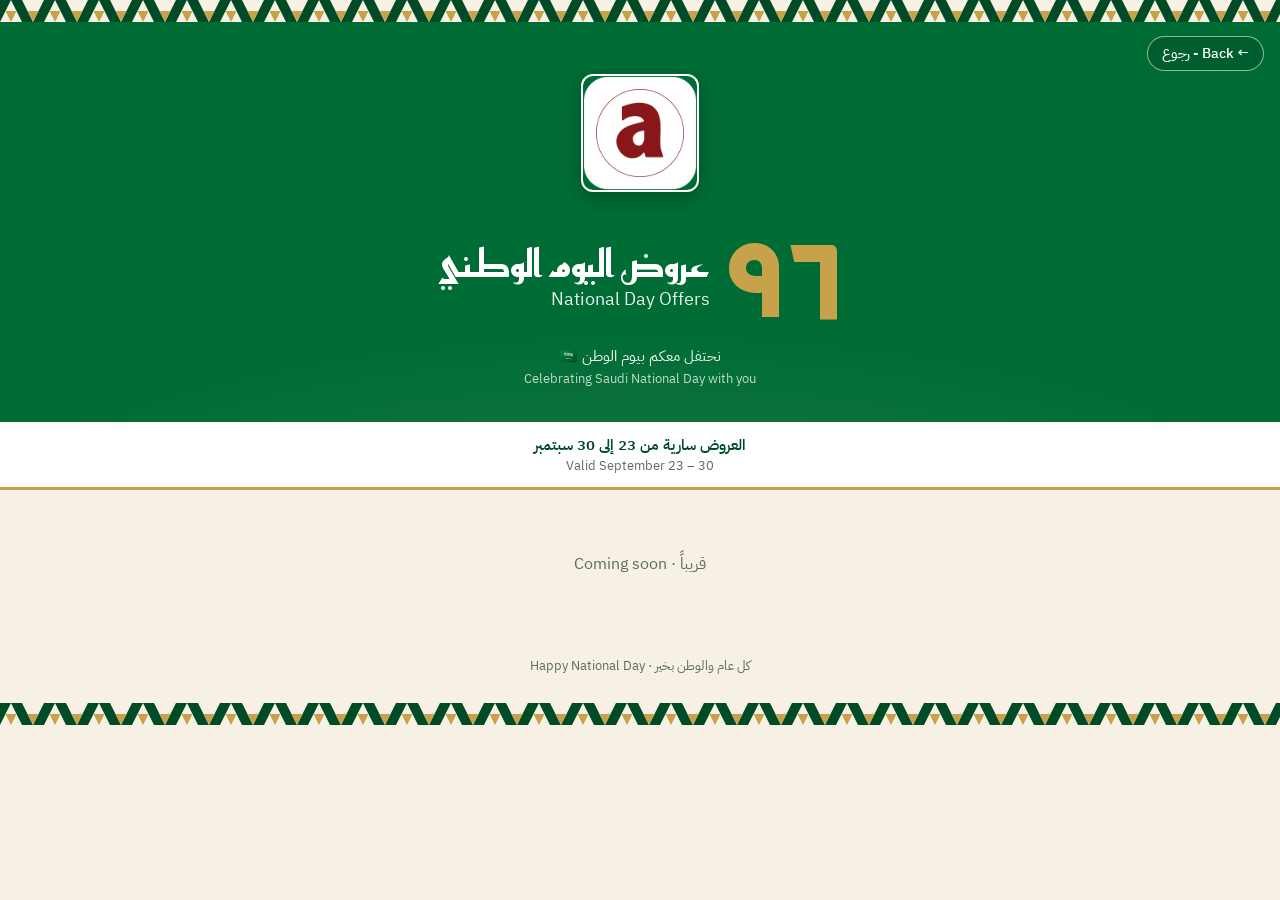
<file: National-day.html>
<!DOCTYPE html>
<html lang="ar" dir="rtl">
<head>
<meta charset="UTF-8">
<meta name="viewport" content="width=device-width, initial-scale=1, viewport-fit=cover">
<title>National Day Offers - عروض اليوم الوطني | Arabiata</title>
<link rel="preconnect" href="https://fonts.googleapis.com">
<link rel="preconnect" href="https://fonts.gstatic.com" crossorigin>
<link href="https://fonts.googleapis.com/css2?family=Reem+Kufi:wght@600;700&family=IBM+Plex+Sans+Arabic:wght@400;500;600&display=swap" rel="stylesheet">
<style>
  :root{
    --green:#006C35;
    --green-deep:#004B25;
    --sand:#F6F1E4;
    --gold:#C8A24A;
    --ink:#1B2A20;
    --brand:#8B0000;
    --white:#fff;
  }
  *{box-sizing:border-box;margin:0;padding:0}
  html{scroll-padding-top:env(safe-area-inset-top,0px)}
  body{
    font-family:"IBM Plex Sans Arabic",system-ui,sans-serif;
    background:var(--sand);color:var(--ink);
    padding-bottom:env(safe-area-inset-bottom,0px);
    min-height:100vh;
  }

  /* Najdi triangle band */
  .najdi{
    height:22px;
    background-color:var(--green-deep);
    background-image:url("data:image/svg+xml,%3Csvg xmlns='http://www.w3.org/2000/svg' width='44' height='22' viewBox='0 0 44 22'%3E%3Cpath d='M0 22L11 0l11 22zM22 0l11 22 11-22z' fill='%23F6F1E4'/%3E%3Cpath d='M11 22L5.5 11h11zM33 22l-5.5-11h11z' fill='%23C8A24A'/%3E%3C/svg%3E");
    background-size:44px 22px;
  }

  header{
    background:var(--green);
    color:var(--white);
    text-align:center;
    padding:calc(env(safe-area-inset-top,0px) + 18px) 20px 34px;
    position:relative;
    overflow:hidden;
  }
  header::before{
    content:"";position:absolute;inset:auto -20% -60% -20%;height:90%;
    background:radial-gradient(ellipse at 50% 100%,rgba(255,255,255,.14),transparent 65%);
  }
  .back{
    position:absolute;top:calc(env(safe-area-inset-top,0px) + 14px);inset-inline-start:16px;
    color:var(--white);text-decoration:none;font-size:14px;font-weight:500;
    border:1px solid rgba(255,255,255,.55);border-radius:999px;padding:6px 14px;
    background:rgba(0,0,0,.12);
  }
  .back:focus-visible,.card:focus-visible{outline:3px solid var(--gold);outline-offset:2px}
  .logo{
    width:118px;height:auto;border-radius:12px;
    border:2px solid var(--white);
    box-shadow:0 6px 18px rgba(0,0,0,.25);
    margin-top:34px;
  }
  .seal{display:flex;align-items:center;justify-content:center;gap:14px;margin-top:22px}
  .seal .num{
    font-family:"Reem Kufi",sans-serif;font-weight:700;
    font-size:clamp(76px,22vw,120px);line-height:.9;color:var(--gold);
  }
  .seal .txt{text-align:start;line-height:1.25}
  .seal .txt b{display:block;font-family:"Reem Kufi",sans-serif;font-size:clamp(26px,7vw,38px);font-weight:700}
  .seal .txt span{font-size:clamp(14px,3.6vw,18px);opacity:.92}
  .subtitle{margin-top:16px;font-size:15px;opacity:.95}
  .subtitle small{display:block;opacity:.8;direction:ltr;margin-top:2px}

  .validity{
    background:var(--white);
    border-bottom:3px solid var(--gold);
    text-align:center;padding:12px 16px;font-weight:600;color:var(--green-deep);font-size:15px;
  }
  .validity small{display:block;font-weight:400;color:#5b6b60;direction:ltr}

  main{max-width:760px;margin:0 auto;padding:22px 16px 40px;display:grid;gap:16px}

  .card{
    background:var(--white);border-radius:18px;overflow:hidden;
    display:grid;grid-template-columns:132px 1fr;
    border:1px solid #e3dcc8;
    position:relative;
  }
  .card img{width:100%;height:100%;min-height:150px;object-fit:cover;background:#eee9d8}
  .body{padding:14px 16px;display:flex;flex-direction:column;gap:6px}
  .badge{
    align-self:flex-start;background:var(--green);color:var(--white);
    font-size:12.5px;font-weight:600;padding:3px 10px;border-radius:999px;
  }
  .badge small{opacity:.85;margin-inline-start:6px;direction:ltr;display:inline-block}
  h2{font-family:"Reem Kufi",sans-serif;font-size:21px;line-height:1.2;color:var(--green-deep)}
  h2 small{display:block;font-family:"IBM Plex Sans Arabic",sans-serif;font-size:13px;font-weight:500;color:#6a7a6f;direction:ltr;text-align:start}
  .desc{font-size:13.5px;color:#4b5a50;line-height:1.55}
  .desc small{display:block;direction:ltr;text-align:start;color:#7a887f}
  .price{margin-top:auto;display:flex;align-items:baseline;gap:10px}
  .price .now{font-size:26px;font-weight:600;color:var(--brand)}
  .price .now span{font-size:13px;font-weight:500;margin-inline-start:4px}
  .price .old{font-size:14px;color:#8a8a8a;text-decoration:line-through}

  footer{text-align:center;padding:0 16px 28px;color:#5b6b60;font-size:13px}
  .empty{text-align:center;padding:40px 10px;color:#5b6b60}

  @media (max-width:420px){
    .card{grid-template-columns:104px 1fr}
    h2{font-size:18px}
  }
  @media (prefers-color-scheme:dark){
    :root{--sand:#101a14;--ink:#EAF1EC}
    .card,.validity{background:#17241c;border-color:#24382b}
    h2{color:#9BD6B0}
    .desc{color:#B8C7BD}
    .validity{color:#9BD6B0}
    .price .now{color:#FF8A80}
  }
  @media (prefers-reduced-motion:no-preference){
    .card{animation:rise .5s ease both}
    .card:nth-child(2){animation-delay:.08s}
    .card:nth-child(3){animation-delay:.16s}
    @keyframes rise{from{opacity:0;transform:translateY(10px)}to{opacity:1;transform:none}}
  }
</style>
</head>
<body>
  <div class="najdi" aria-hidden="true"></div>

  <header>
    <a class="back" href="index.html">← Back - رجوع</a>
    <img class="logo" src="logo-1.png" alt="Arabiata أرابياتا">
    <div class="seal">
      <div class="num" id="num">٩٦</div>
      <div class="txt">
        <b id="titleAr">عروض اليوم الوطني</b>
        <span id="titleEn">National Day Offers</span>
      </div>
    </div>
    <p class="subtitle">نحتفل معكم بيوم الوطن 🇸🇦<small>Celebrating Saudi National Day with you</small></p>
  </header>

  <div class="validity"><span id="validAr">العروض سارية من ٢٢ إلى ٢٤ سبتمبر</span><small id="validEn">Valid September 22 – 24</small></div>

  <main id="offers" aria-live="polite"><p class="empty">جاري التحميل... Loading...</p></main>

  <footer>كل عام والوطن بخير · Happy National Day</footer>
  <div class="najdi" aria-hidden="true"></div>

<script>
const fmt = n => Number(n).toLocaleString('en-US');
const esc = s => String(s ?? '').replace(/[&<>"']/g, c => ({'&':'&amp;','<':'&lt;','>':'&gt;','"':'&quot;',"'":'&#39;'}[c]));

fetch('national-day.json', {cache:'no-cache'})
  .then(r => r.json())
  .then(d => {
    document.getElementById('titleAr').textContent = d.title_ar;
    document.getElementById('titleEn').textContent = d.title_en;
    document.getElementById('num').textContent = d.anniversary_ar;
    document.getElementById('validAr').textContent = d.valid_ar;
    document.getElementById('validEn').textContent = d.valid_en;

    const box = document.getElementById('offers');
    if (!d.offers || !d.offers.length) { box.innerHTML = '<p class="empty">قريباً · Coming soon</p>'; return; }

    box.innerHTML = d.offers.map(o => `
      <article class="card">
        <img src="${esc(o.image || 'placeholder.png')}" alt="${esc(o.name_ar)}" loading="lazy"
             onerror="this.onerror=null;this.src='placeholder.png'">
        <div class="body">
          ${o.badge_ar ? `<span class="badge">${esc(o.badge_ar)}<small>${esc(o.badge_en)}</small></span>` : ''}
          <h2>${esc(o.name_ar)}<small>${esc(o.name_en)}</small></h2>
          <p class="desc">${esc(o.desc_ar)}<small>${esc(o.desc_en)}</small></p>
          <div class="price">
            <span class="now">${fmt(o.price)}<span>SAR ر.س</span></span>
            ${o.old_price ? `<span class="old">${fmt(o.old_price)}</span>` : ''}
          </div>
        </div>
      </article>`).join('');
  })
  .catch(() => {
    document.getElementById('offers').innerHTML =
      '<p class="empty">تعذر تحميل العروض · Could not load offers</p>';
  });
</script>
</body>
</html>
</file>
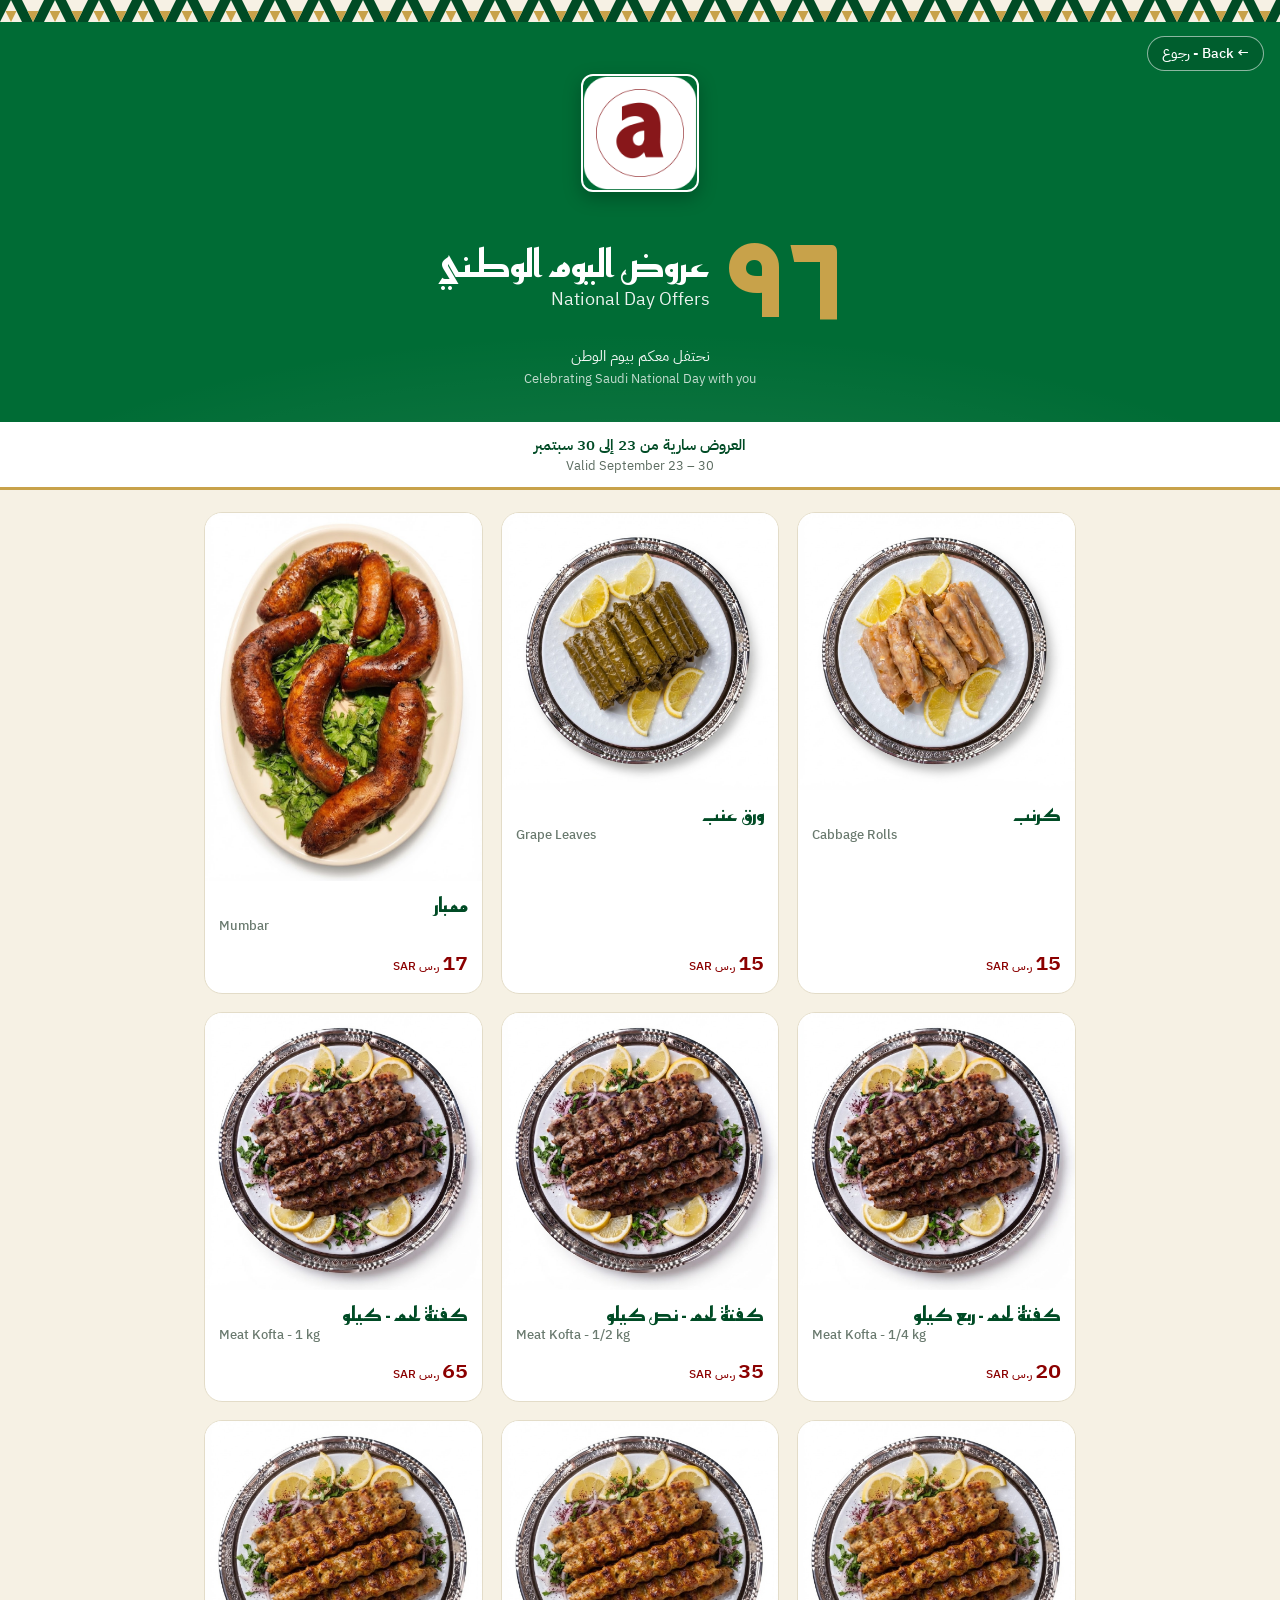
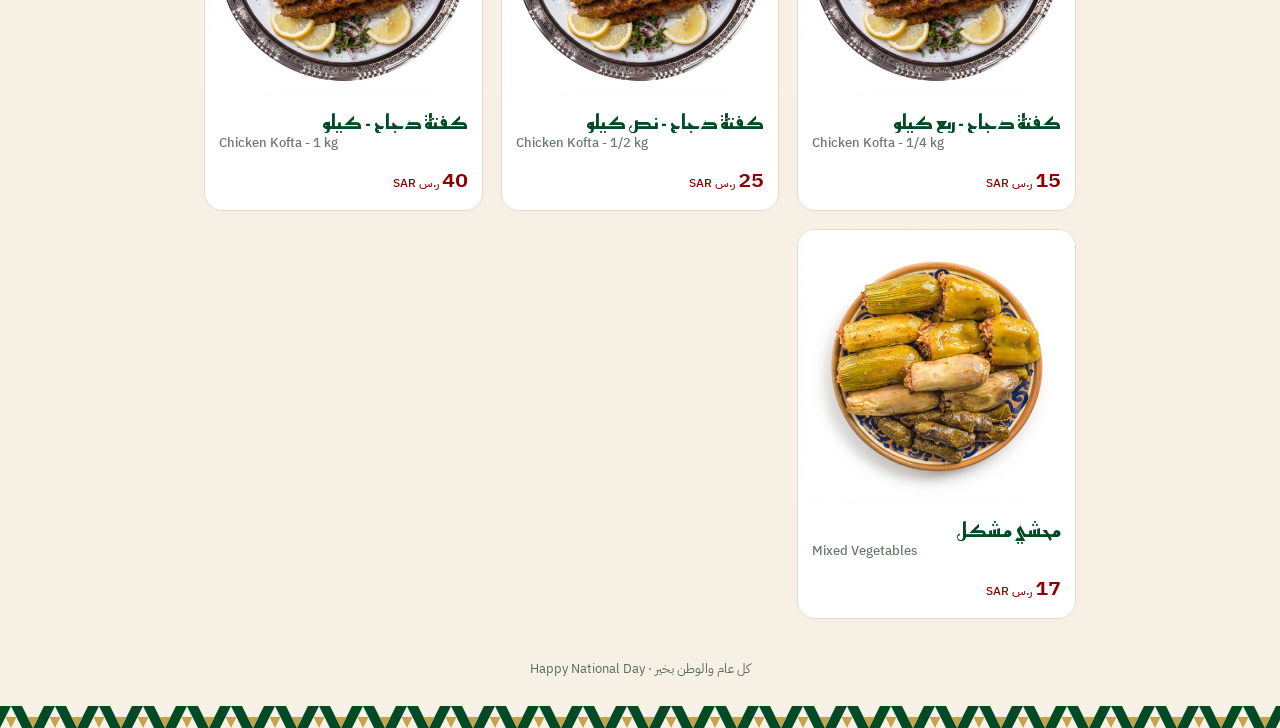
<file: national-day.html>
<!DOCTYPE html>
<html lang="ar" dir="rtl">
<head>
<meta charset="UTF-8">
<meta name="viewport" content="width=device-width, initial-scale=1, viewport-fit=cover">
<title>National Day Offers - عروض اليوم الوطني | Arabiata</title>
<link rel="icon" type="image/png" href="logo-1.png">
<link rel="preconnect" href="https://fonts.googleapis.com">
<link rel="preconnect" href="https://fonts.gstatic.com" crossorigin>
<link href="https://fonts.googleapis.com/css2?family=Reem+Kufi:wght@600;700&family=IBM+Plex+Sans+Arabic:wght@400;500;600&display=swap" rel="stylesheet">
<style>
  :root{
    --green:#006C35;
    --green-deep:#004B25;
    --sand:#F6F1E4;
    --gold:#C8A24A;
    --ink:#1B2A20;
    --brand:#8B0000;
    --white:#fff;
  }
  *{box-sizing:border-box;margin:0;padding:0}
  html{scroll-padding-top:env(safe-area-inset-top,0px)}
  body{
    font-family:"IBM Plex Sans Arabic",system-ui,sans-serif;
    background:var(--sand);color:var(--ink);
    padding-bottom:env(safe-area-inset-bottom,0px);
    min-height:100vh;
  }

  /* Najdi triangle band */
  .najdi{
    height:22px;
    background-color:var(--green-deep);
    background-image:url("data:image/svg+xml,%3Csvg xmlns='http://www.w3.org/2000/svg' width='44' height='22' viewBox='0 0 44 22'%3E%3Cpath d='M0 22L11 0l11 22zM22 0l11 22 11-22z' fill='%23F6F1E4'/%3E%3Cpath d='M11 22L5.5 11h11zM33 22l-5.5-11h11z' fill='%23C8A24A'/%3E%3C/svg%3E");
    background-size:44px 22px;
  }

  header{
    background:var(--green);
    color:var(--white);
    text-align:center;
    padding:calc(env(safe-area-inset-top,0px) + 18px) 20px 34px;
    position:relative;
    overflow:hidden;
  }
  header::before{
    content:"";position:absolute;inset:auto -20% -60% -20%;height:90%;
    background:radial-gradient(ellipse at 50% 100%,rgba(255,255,255,.14),transparent 65%);
  }
  .back{
    position:absolute;top:calc(env(safe-area-inset-top,0px) + 14px);inset-inline-start:16px;
    color:var(--white);text-decoration:none;font-size:14px;font-weight:500;
    border:1px solid rgba(255,255,255,.55);border-radius:999px;padding:6px 14px;
    background:rgba(0,0,0,.12);
  }
  .back:focus-visible{outline:3px solid var(--gold);outline-offset:2px}
  .logo{
    width:118px;height:auto;border-radius:12px;
    border:2px solid var(--white);
    box-shadow:0 6px 18px rgba(0,0,0,.25);
    margin-top:34px;
  }
  .seal{display:flex;align-items:center;justify-content:center;gap:14px;margin-top:22px}
  .seal .num{
    font-family:"Reem Kufi",sans-serif;font-weight:700;
    font-size:clamp(76px,22vw,120px);line-height:.9;color:var(--gold);
  }
  .seal .txt{text-align:start;line-height:1.25}
  .seal .txt b{display:block;font-family:"Reem Kufi",sans-serif;font-size:clamp(26px,7vw,38px);font-weight:700}
  .seal .txt span{font-size:clamp(14px,3.6vw,18px);opacity:.92}
  .subtitle{margin-top:16px;font-size:15px;opacity:.95}
  .subtitle small{display:block;opacity:.8;direction:ltr;margin-top:2px}

  .validity{
    background:var(--white);
    border-bottom:3px solid var(--gold);
    text-align:center;padding:12px 16px;font-weight:600;color:var(--green-deep);font-size:15px;
  }
  .validity small{display:block;font-weight:400;color:#5b6b60;direction:ltr}

  main{
    max-width:900px;margin:0 auto;padding:22px 14px 40px;
    display:grid;gap:14px;
    grid-template-columns:repeat(2,minmax(0,1fr));
  }
  @media (min-width:640px){
    main{grid-template-columns:repeat(3,minmax(0,1fr));gap:18px}
  }

  .card{
    background:var(--white);border-radius:18px;overflow:hidden;
    border:1px solid #e3dcc8;
    display:flex;flex-direction:column;
    position:relative;
  }
  .card .pic{position:relative;aspect-ratio:1/1;background:#eee9d8}
  .card img{width:100%;height:100%;object-fit:cover;display:block}
  .badge{
    position:absolute;top:10px;inset-inline-start:10px;
    background:var(--green);color:var(--white);
    font-size:12px;font-weight:600;padding:3px 10px;border-radius:999px;
    box-shadow:0 2px 6px rgba(0,0,0,.25);
  }
  .body{padding:12px 14px 14px;display:flex;flex-direction:column;gap:4px;flex:1}
  h2{font-family:"Reem Kufi",sans-serif;font-size:20px;line-height:1.25;color:var(--green-deep)}
  h2 small{display:block;font-family:"IBM Plex Sans Arabic",sans-serif;font-size:12.5px;font-weight:500;color:#6a7a6f;direction:ltr;text-align:start}
  .price{margin-top:auto;padding-top:8px;display:flex;align-items:baseline;gap:8px;flex-wrap:wrap}
  .price .now{font-size:22px;font-weight:600;color:var(--brand)}
  .price .now span{font-size:12px;font-weight:500;margin-inline-start:3px}
  .price .old{font-size:13px;color:#8a8a8a;text-decoration:line-through}

  footer{text-align:center;padding:0 16px 28px;color:#5b6b60;font-size:13px}
  .empty{grid-column:1/-1;text-align:center;padding:40px 10px;color:#5b6b60}

  @media (prefers-color-scheme:dark){
    :root{--sand:#101a14;--ink:#EAF1EC}
    .card,.validity{background:#17241c;border-color:#24382b}
    h2{color:#9BD6B0}
    h2 small{color:#9aab9f}
    .validity{color:#9BD6B0}
    .price .now{color:#FF8A80}
  }
  @media (prefers-reduced-motion:no-preference){
    .card{animation:rise .45s ease both}
    @keyframes rise{from{opacity:0;transform:translateY(10px)}to{opacity:1;transform:none}}
  }
</style>
</head>
<body>
  <div class="najdi" aria-hidden="true"></div>

  <header>
    <a class="back" href="index.html">← Back - رجوع</a>
    <img class="logo" src="logo-1.png" alt="Arabiata أرابياتا">
    <div class="seal">
      <div class="num" id="num">٩٦</div>
      <div class="txt">
        <b id="titleAr">عروض اليوم الوطني</b>
        <span id="titleEn">National Day Offers</span>
      </div>
    </div>
    <p class="subtitle">نحتفل معكم بيوم الوطن<small>Celebrating Saudi National Day with you</small></p>
  </header>

  <div class="validity"><span id="validAr">العروض سارية من ٢٢ إلى ٢٤ سبتمبر</span><small id="validEn">Valid September 22 – 24</small></div>

  <main id="offers" aria-live="polite"><p class="empty">جاري التحميل... Loading...</p></main>

  <footer>كل عام والوطن بخير · Happy National Day</footer>
  <div class="najdi" aria-hidden="true"></div>

<script>
const fmt = n => Number(n).toLocaleString('en-US');
const esc = s => String(s ?? '').replace(/[&<>"']/g, c => ({'&':'&amp;','<':'&lt;','>':'&gt;','"':'&quot;',"'":'&#39;'}[c]));

fetch('national-day.json', {cache:'no-cache'})
  .then(r => r.json())
  .then(d => {
    document.getElementById('titleAr').textContent = d.title_ar;
    document.getElementById('titleEn').textContent = d.title_en;
    document.getElementById('num').textContent = d.anniversary_ar;
    document.getElementById('validAr').textContent = d.valid_ar;
    document.getElementById('validEn').textContent = d.valid_en;

    const box = document.getElementById('offers');
    if (!d.items || !d.items.length) { box.innerHTML = '<p class="empty">قريباً · Coming soon</p>'; return; }

    box.innerHTML = d.items.map(o => {
      const hasPrice = typeof o.price === 'number';
      const hasOld = typeof o.old_price === 'number';
      return `
      <article class="card">
        <div class="pic">
          <img src="${esc(encodeURI(o.image || 'placeholder.png'))}" alt="${esc(o.name_ar)}" loading="lazy"
               onerror="this.onerror=null;this.src='placeholder.png'">
          ${o.badge_ar ? `<span class="badge">${esc(o.badge_ar)}</span>` : ''}
        </div>
        <div class="body">
          <h2>${esc(o.name_ar)}<small>${esc(o.name_en)}</small></h2>
          ${hasPrice ? `<div class="price">
            <span class="now">${fmt(o.price)}<span>ر.س SAR</span></span>
            ${hasOld ? `<span class="old">${fmt(o.old_price)}</span>` : ''}
          </div>` : ''}
        </div>
      </article>`;
    }).join('');
  })
  .catch(() => {
    document.getElementById('offers').innerHTML =
      '<p class="empty">تعذر تحميل العروض · Could not load offers</p>';
  });
</script>
</body>
</html>
</file>
